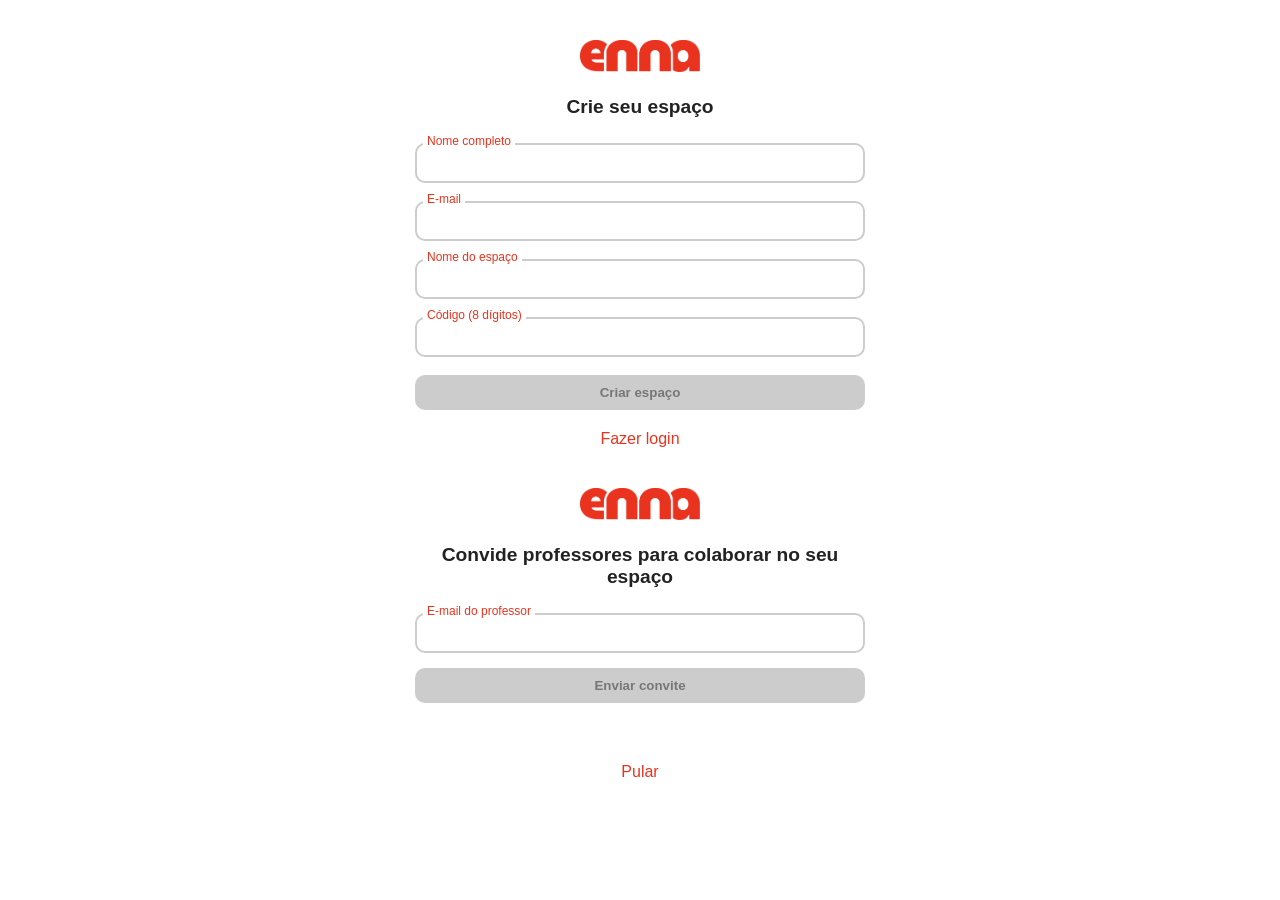
<file: index.html>
<!DOCTYPE html>
<html lang="pt-BR">
<head>
  <meta charset="UTF-8">
  <meta name="viewport" content="width=device-width, initial-scale=1.0">
  <title>Enna - Criar Espaço</title>
  <link rel="stylesheet" href="style.css">
</head>
<body>

  <!-- TELA DE CRIAÇÃO DE ESPAÇO -->
  <section id="tela-criar-espaco" class="tela ativa">
    <div class="container">
      <img src="img/logovermelha.png" alt="Logo Enna" class="logo">

      <h1>Crie seu espaço</h1>
      <form id="form-criar-espaco">
        <div class="campo">
          <input type="text" id="nome" required>
          <label for="nome">Nome completo</label>
        </div>

        <div class="campo">
          <input type="email" id="email" required>
          <label for="email">E-mail</label>
        </div>

        <div class="campo">
          <input type="text" id="espaco" required>
          <label for="espaco">Nome do espaço</label>
        </div>

        <div class="campo">
          <input type="text" id="codigo" maxlength="8" required>
          <label for="codigo">Código (8 dígitos)</label>
          <small id="erro-codigo" class="erro"></small>
        </div>

        <button type="submit" id="btn-criar" disabled>Criar espaço</button>
      </form>

      <a href="#" class="link-voltar">Fazer login</a>
    </div>
  </section>

  <!-- TELA DE CONVITES -->
  <section id="tela-convites" class="tela">
    <div class="container">
      <img src="img/logovermelha.png" alt="Logo Enna" class="logo">

      <h1>Convide professores para colaborar no seu espaço</h1>
      <div class="convite-form">
        <div class="campo">
          <input type="email" id="email-convite" required>
          <label for="email-convite">E-mail do professor</label>
        </div>
        <button id="btn-enviar-convite" disabled>Enviar convite</button>
      </div>

      <div class="convites-lista" id="convites-lista">
        <!-- prévias aparecem aqui -->
        <div class="blur-bottom"></div>
      </div>

      <a href="#" class="link-pular">Pular</a>
    </div>

    <!-- Popup de confirmação -->
    <div class="popup" id="popup">
      <div class="popup-content">
        <p id="popup-text"></p>
        <div class="popup-botoes">
          <button id="popup-sim">Sim</button>
          <button id="popup-nao">Não</button>
        </div>
      </div>
    </div>
  </section>

  <script src="script.js"></script>
</body>
</html>
</file>
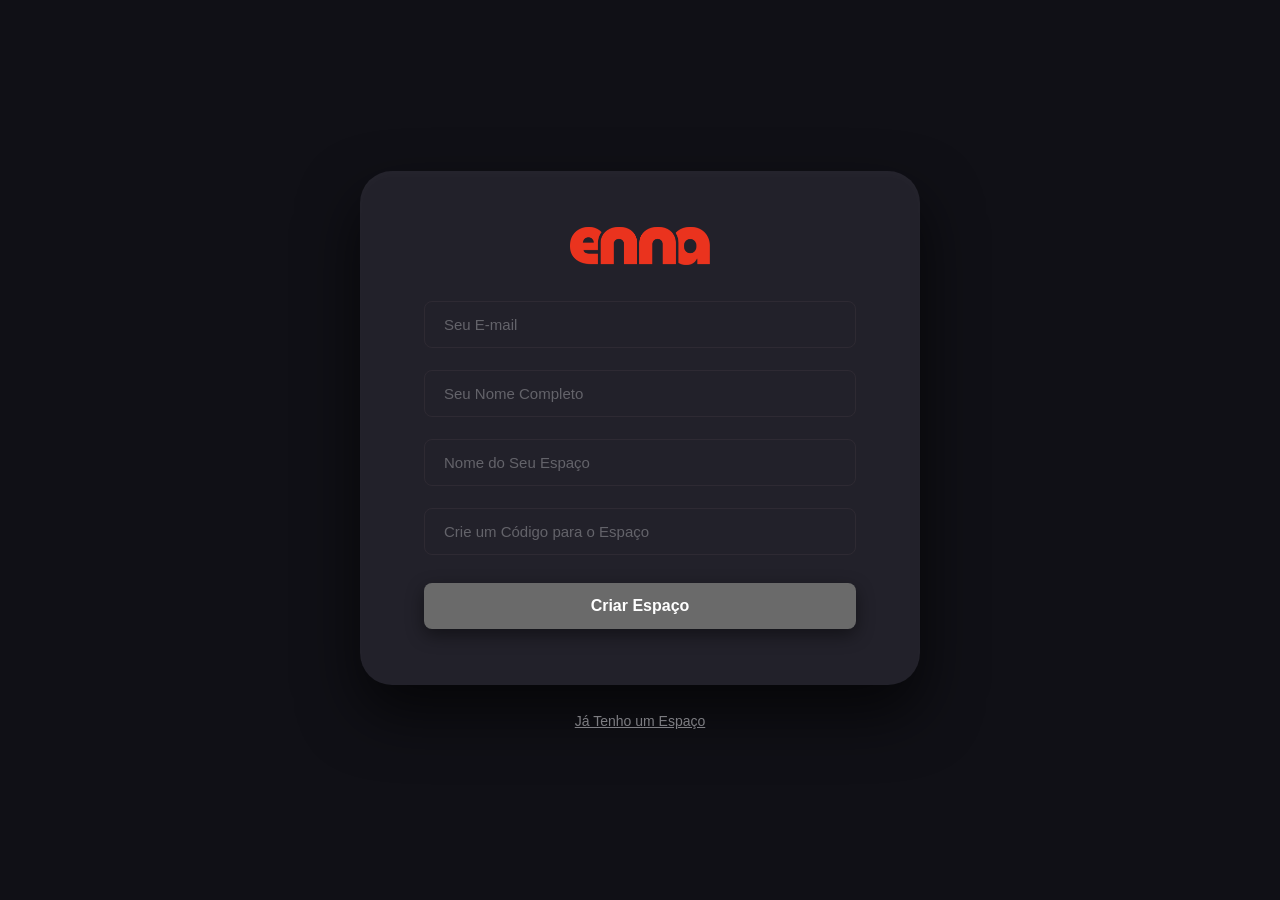
<file: criarEspaco.html>
<!DOCTYPE html>
<html lang="pt-br">
<head>
    <meta charset="UTF-8">
    <meta name="viewport" content="width=device-width, initial-scale=1.0">
    <title>Crie Seu Espaço - Enna</title>
</head>
<body>
    <div id="telaCriarEspaco">
        <div class="container">
            <div class="card">
                <img src="/img/logovermelha.png" alt="" class="logo">
                <form id="espacoForm">
                    <div class="input">
                        <input type="text" id="cadastroEmail" required placeholder=" ">
                        <label for="cadastroEmail">Seu E-mail</label>
                    </div>

                    <div class="input">
                        <input type="text" id="cadastroNome" required placeholder=" ">
                        <label for="cadastroNome">Seu Nome Completo</label>
                    </div>

                    <div class="input">
                        <input type="text" id="cadastroNomeEspaco" required placeholder=" ">
                        <label for="cadastroNomeEspaco">Nome do Seu Espaço</label>
                    </div>

                    <div class="input">
                        <input type="text" id="cadastroCodigo" required placeholder=" ">
                        <label for="cadastroCodigo">Crie um Código para o Espaço</label>
                    </div>

                    <a href="#"><button type="submit" id="criarEspaco">Criar Espaço</button></a>
                </form>
            </div>
            <a href="/telasIniciais/telaAbertura.html" id="fazerLogin">Já Tenho um Espaço</a>
        </div>
    </div>
</body>


<!--estilização-->

<style>

:root{
    --fundo: #101016;
    --preto: #22212A;
    --vermelho: #EA331E;
    --vermelho2: #e2594a;
}
        
*{
    margin: 0;
    padding: 0;
    box-sizing: border-box;
    font-family: Arial, Helvetica, sans-serif;
}

body{
    background-color: var(--fundo);
    color: #fff;
}

.container{
    width: 100%;
    height: 100vh;
    display: flex;
    justify-content: center;
    align-items: center;
    flex-direction: column;
}

.card{
    background-color: var(--preto);
    width: 560px;
    max-width: 96%;
    padding: 56px 64px;
    border-radius: 32px;
    box-shadow: 0 28px 60px rgba(0, 0, 0, 0.65), inset 0 4px 12px rgba(255, 255, 255, 0.02);
    text-align: center;
}

.logo{
    width: 140px;
    height: auto;
    display: block;
    margin: 0 auto 36px;
    filter: none
}

.espacoForm{
    width: 100%;
    max-width: 420px;
    margin: 0 auto
}

.input{
    position: relative;
    margin-bottom: 22px;
    width: 100%;
}

.input input{
    width: 100%;
    padding: 14px 14px;
    border-radius: 8px;
    background: transparent;
    color: white;
    border: 1px solid rgba(235, 189, 189, 0.06);
    font-size: 15px;
    outline: none;
    transition: border-color .22s ease, box-shandow .22s ease, background .22s ease;
}

.input input::placeholder{
    color: transparent;
}

.input label{
    position: absolute;
    left: 14px;
    top: 50%;
    transform: translateY(-50%);
    color: rgba(180, 180, 185, 0.45);
    font-size: 15px;
    pointer-events: none;
    background: transparent;
    padding: 0 6px;
    transition: all .22s ease;

}


.input input:focus, .input input:not(:placeholder-shown){
    border-color: var(--vermelho);
    box-shadow: 0 0 0 4px rgba(234, 51, 30, 0.04);
    background: transparent;
}

.input input:focus + label, .input input:not(:placeholder-shown) + label{
    top: -10px;
    transform: none;
    left: 10px;
    font-size: 12px;
    color: var(--vermelho);
    background-color: var(--preto);
    line-height: 1;
}

.input input:hover{
    border-color: rgba(255, 255, 255, 0.06);
}

#criarEspaco{
    width: 100%;
    padding: 14px 18px;
    margin-top: 6px;
    border-radius: 8px;
    border: none;
    font-size: 16px;
    font-weight: 600;
    background: #6a6a6a;
    color: #fff;
    cursor: not-allowed;
    transition: background .22s ease, transform .08s ease;
    box-shadow: 0 6px 18px rgba(0, 0, 0, 0.45);
}

#criarEspaco.ativo{
    background-color: var(--vermelho);
    cursor: pointer;
    transform: translateY(-1px);
}

#fazerLogin{
    display: inline-block;
    margin-top: 28px;
    color: rgba(200, 200, 205, 0.6);
    text-decoration: underline;
    font-size: 14px;
    transition: color .18s;
}

#fazerLogin:hover{
    color: #fff;
}

@media (max-width: 880px){
    
    .card{
        width: 360px;
        padding: 40px 28px;
        border-radius: 22px;
    }

    .logo{
        width: 120px;
        margin-bottom: 26px;
    }

    .input input {
        padding: 12px;
        font-size: 14px;
    }

    .input label{
        font-size: 14px;
    }

    #criarEspaco{
        padding: 12px;
        font-size: 15px;
    }
}

@media (max-width: 420px){
    .card{
        width: 320px;
        padding: 34px 20px;
        border-radius: 18px;
    }

    .logo{
        width: 110px;
        margin-bottom: 20px;
    }

    #fazerLogin{
        margin-top: 18px;
        font-size: 13px;
    }
}

</style>

<script>

const cadastroEmail = document.getElementById('cadastroEmail');
const cadastroCodigo = document.getElementById('cadastroCodigo');
const btnCriarEspaco = document.getElementById('criarEspaco');
        
if (cadastroEmail && cadastroCodigo && btnCriarEspaco) {
    function verificarOsCampos(){
        if (cadastroEmail.value.trim() !== "" && cadastroCodigo.value.trim()!== ""){
                btnCriarEspaco.classList.add("ativo");
                btnCriarEspaco.disable = false;
        }else{
                btnCriarEspaco.classList.remove("ativo");
                btnCriarEspaco.disable = true;
    }
}


            cadastroEmail.addEventListener("input", verificarOsCampos);
            cadastroCodigo.addEventListener("input", verificarOsCampos)
}

</script>

</html>
</file>
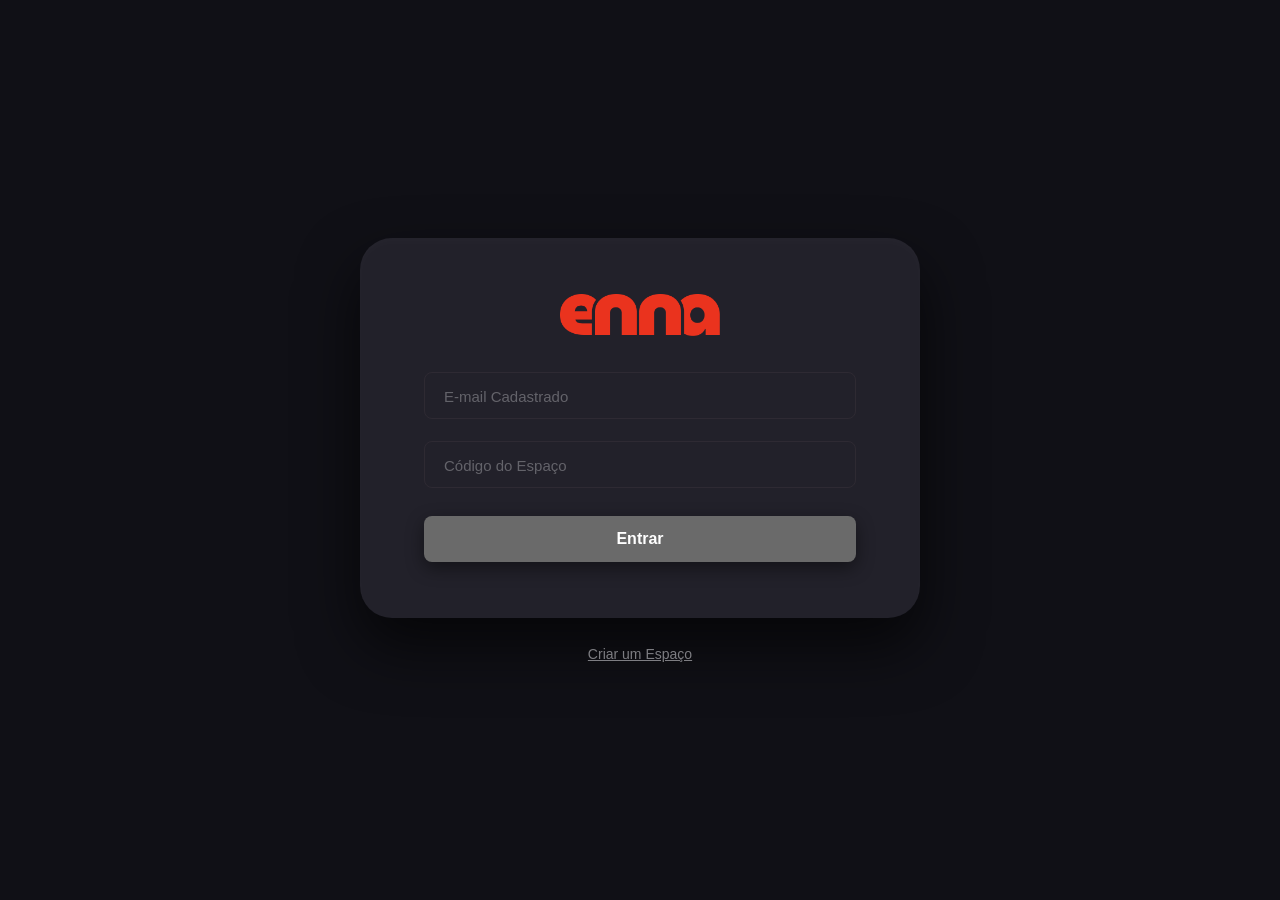
<file: telaLogin.html>
<!DOCTYPE html>
<html lang="pt-br">
<head>
    <meta charset="UTF-8">
    <meta name="viewport" content="width=device-width, initial-scale=1.0">
    <title>Login Enna</title>
</head>
<body>
    <div id="telaLogin">
        <div class="container">
            <div class="card">
                <img src="/img/logovermelha.png" alt="" class="logo">
                <form id="loginForm">
                    <div class="input">
                        <input type="text" id="email" required placeholder=" ">
                        <label for="email">E-mail Cadastrado</label>
                    </div>

                    <div class="input">
                        <input type="text" id="codigo" required placeholder=" ">
                        <label for="codigo">Código do Espaço</label>
                    </div>

                    <a href="/interfaceProfessor/telaInicial/telaInicial.html"><button type="submit" id="btnEntrar" disabled>Entrar</button></a>
                </form>
            </div>
            <a href="/telasIniciais/telaAbertura.html" id="criarEspaco">Criar um Espaço</a>
        </div>
    </div>

    <!--estilização-->


    <style>

:root{
    --fundo: #101016;
    --preto: #22212A;
    --vermelho: #EA331E;
    --vermelho2: #e2594a;
}
        
*{
    margin: 0;
    padding: 0;
    box-sizing: border-box;
    font-family: Arial, Helvetica, sans-serif;
}

body{
    background-color: var(--fundo);
    color: #fff;
}

.container{
    width: 100%;
    height: 100vh;
    display: flex;
    justify-content: center;
    align-items: center;
    flex-direction: column;
}

.card{
    background-color: var(--preto);
    width: 560px;
    max-width: 96%;
    padding: 56px 64px;
    border-radius: 32px;
    box-shadow: 0 28px 60px rgba(0, 0, 0, 0.65), inset 0 4px 12px rgba(255, 255, 255, 0.02);
    text-align: center;
}

.logo{
    width: 160px;
    height: auto;
    display: block;
    margin: 0 auto 36px;
    filter: none
}


.loginForm{
    width: 100%;
    max-width: 420px;
    margin: 0 auto
}

.input{
    position: relative;
    margin-bottom: 22px;
    width: 100%;
}

.input input{
    width: 100%;
    padding: 14px 14px;
    border-radius: 8px;
    background: transparent;
    color: white;
    border: 1px solid rgba(235, 189, 189, 0.06);
    font-size: 15px;
    outline: none;
    transition: border-color .22s ease, box-shandow .22s ease, background .22s ease;
}

.input input::placeholder{
    color: transparent;
}

.input label{
    position: absolute;
    left: 14px;
    top: 50%;
    transform: translateY(-50%);
    color: rgba(180, 180, 185, 0.45);
    font-size: 15px;
    pointer-events: none;
    background: transparent;
    padding: 0 6px;
    transition: all .22s ease;

}


.input input:focus, .input input:not(:placeholder-shown){
    border-color: var(--vermelho);
    box-shadow: 0 0 0 4px rgba(234, 51, 30, 0.04);
    background: transparent;
}

.input input:focus + label, .input input:not(:placeholder-shown) + label{
    top: -10px;
    transform: none;
    left: 10px;
    font-size: 12px;
    color: var(--vermelho);
    background-color: var(--preto);
    line-height: 1;
}

.input input:hover{
    border-color: rgba(255, 255, 255, 0.06);
}

#btnEntrar{
    width: 100%;
    padding: 14px 18px;
    margin-top: 6px;
    border-radius: 8px;
    border: none;
    font-size: 16px;
    font-weight: 600;
    background: #6a6a6a;
    color: #fff;
    cursor: not-allowed;
    transition: background .22s ease, transform .08s ease;
    box-shadow: 0 6px 18px rgba(0, 0, 0, 0.45);
}

#btnEntrar.ativo{
    background-color: var(--vermelho);
    cursor: pointer;
    transform: translateY(-1px);
}

#criarEspaco{
    display: inline-block;
    margin-top: 28px;
    color: rgba(200, 200, 205, 0.6);
    text-decoration: underline;
    font-size: 14px;
    transition: color .18s;
}

#criarEspaco:hover{
    color: #fff;
}

@media (max-width: 880px){
    
    .card{
        width: 360px;
        padding: 40px 28px;
        border-radius: 22px;
    }

    .logo{
        width: 120px;
        margin-bottom: 26px;
    }

    .input input {
        padding: 12px;
        font-size: 14px;
    }

    .input label{
        font-size: 14px;
    }

    #btnEntrar{
        padding: 12px;
        font-size: 15px;
    }
}

@media (max-width: 420px){
    .card{
        width: 320px;
        padding: 34px 20px;
        border-radius: 18px;
    }

    .logo{
        width: 110px;
        margin-bottom: 20px;
    }

    #criarEspaco{
        margin-top: 18px;
        font-size: 13px;
    }
}


    </style>

    <!--javascript-->

    <script>
        console.log("teste")
        const inputEmail = document.getElementById('email');
        const inputCodigo = document.getElementById('codigo');
        const btnEntrar = document.getElementById('btnEntrar');
        
if (inputEmail && inputCodigo && btnEntrar) {
    function verificarCampos(){
        if (inputEmail.value.trim() !== "" && inputCodigo.value.trim()!== ""){
                btnEntrar.classList.add("ativo");
                btnEntrar.disable = false;
        }else{
                btnEntrar.classList.remove("ativo");
                btnEntrar.disable = true;
    }
}


            inputEmail.addEventListener("input", verificarCampos);
            inputCodigo.addEventListener("input", verificarCampos)
}
    </script>


</body>
</html>
</file>
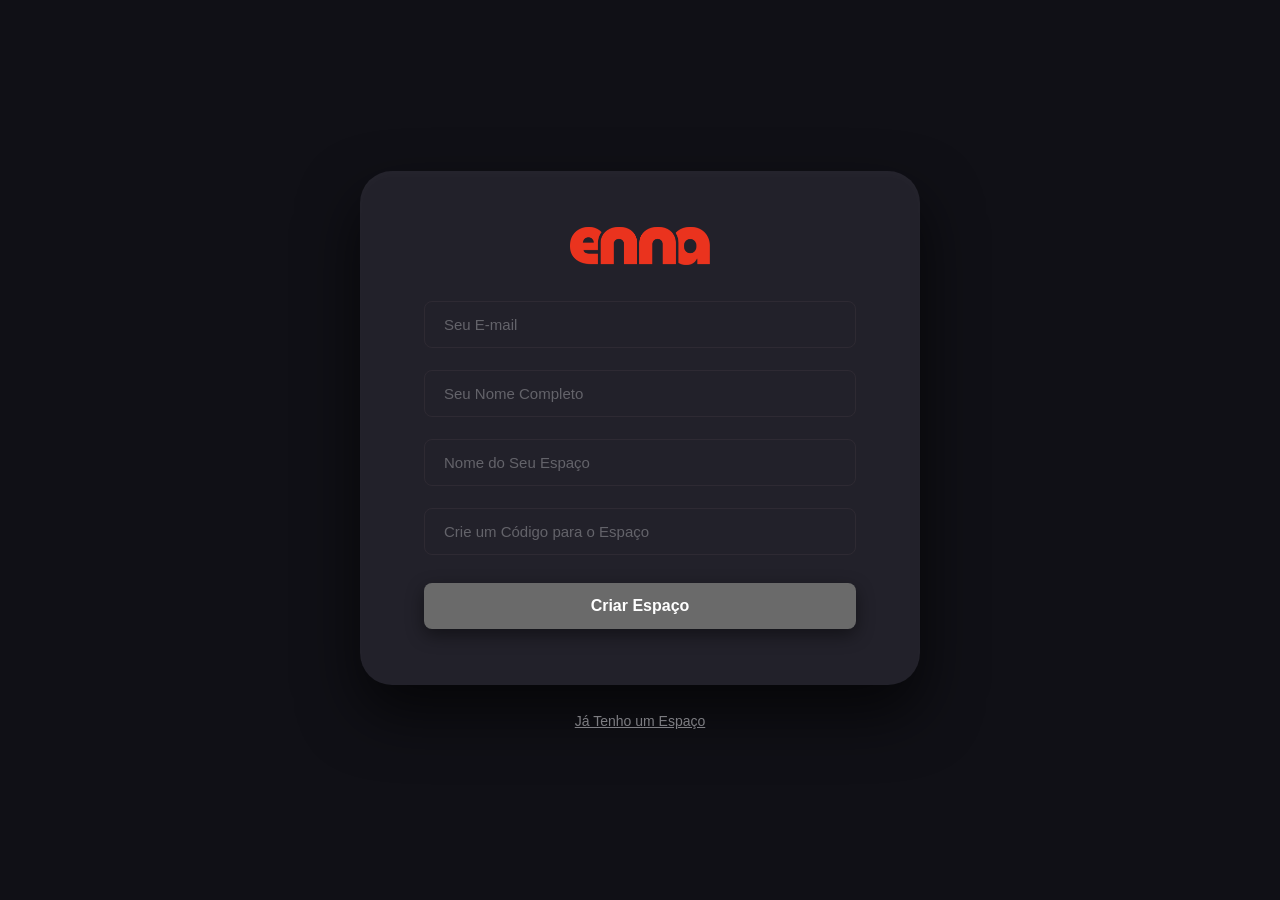
<file: telasIniciais/criarEspaco.html>
<!DOCTYPE html>
<html lang="pt-br">
<head>
    <meta charset="UTF-8">
    <meta name="viewport" content="width=device-width, initial-scale=1.0">
    <link rel="shortcut icon" href="/img/favicon.png" type="image/x-icon">
    <title>Crie Seu Espaço - Enna</title>
</head>
<body>
    <div id="telaCriarEspaco">
        <div class="container">
            <div class="card">
                <img src="/img/logovermelha.png" alt="" class="logo">
                <form id="espacoForm">
                    <div class="input">
                        <input type="text" id="cadastroEmail" required placeholder=" ">
                        <label for="cadastroEmail">Seu E-mail</label>
                    </div>

                    <div class="input">
                        <input type="text" id="cadastroNome" required placeholder=" ">
                        <label for="cadastroNome">Seu Nome Completo</label>
                    </div>

                    <div class="input">
                        <input type="text" id="cadastroNomeEspaco" required placeholder=" ">
                        <label for="cadastroNomeEspaco">Nome do Seu Espaço</label>
                    </div>

                    <div class="input">
                        <input type="text" id="cadastroCodigo" required placeholder=" ">
                        <label for="cadastroCodigo">Crie um Código para o Espaço</label>
                    </div>

                    <a href="#"><button type="submit" id="criarEspaco">Criar Espaço</button></a>
                </form>
            </div>
            <a href="/telasIniciais/telaAbertura.html" id="fazerLogin">Já Tenho um Espaço</a>
        </div>
    </div>
</body>


<!--estilização-->

<style>

:root{
    --fundo: #101016;
    --preto: #22212A;
    --vermelho: #EA331E;
    --vermelho2: #e2594a;
}
        
*{
    margin: 0;
    padding: 0;
    box-sizing: border-box;
    font-family: Arial, Helvetica, sans-serif;
}

body{
    background-color: var(--fundo);
    color: #fff;
}

.container{
    width: 100%;
    height: 100vh;
    display: flex;
    justify-content: center;
    align-items: center;
    flex-direction: column;
}

.card{
    background-color: var(--preto);
    width: 560px;
    max-width: 96%;
    padding: 56px 64px;
    border-radius: 32px;
    box-shadow: 0 28px 60px rgba(0, 0, 0, 0.65), inset 0 4px 12px rgba(255, 255, 255, 0.02);
    text-align: center;
}

.logo{
    width: 140px;
    height: auto;
    display: block;
    margin: 0 auto 36px;
    filter: none
}

.espacoForm{
    width: 100%;
    max-width: 420px;
    margin: 0 auto
}

.input{
    position: relative;
    margin-bottom: 22px;
    width: 100%;
}

.input input{
    width: 100%;
    padding: 14px 14px;
    border-radius: 8px;
    background: transparent;
    color: white;
    border: 1px solid rgba(235, 189, 189, 0.06);
    font-size: 15px;
    outline: none;
    transition: border-color .22s ease, box-shandow .22s ease, background .22s ease;
}

.input input::placeholder{
    color: transparent;
}

.input label{
    position: absolute;
    left: 14px;
    top: 50%;
    transform: translateY(-50%);
    color: rgba(180, 180, 185, 0.45);
    font-size: 15px;
    pointer-events: none;
    background: transparent;
    padding: 0 6px;
    transition: all .22s ease;

}


.input input:focus, .input input:not(:placeholder-shown){
    border-color: var(--vermelho);
    box-shadow: 0 0 0 4px rgba(234, 51, 30, 0.04);
    background: transparent;
}

.input input:focus + label, .input input:not(:placeholder-shown) + label{
    top: -10px;
    transform: none;
    left: 10px;
    font-size: 12px;
    color: var(--vermelho);
    background-color: var(--preto);
    line-height: 1;
}

.input input:hover{
    border-color: rgba(255, 255, 255, 0.06);
}

#criarEspaco{
    width: 100%;
    padding: 14px 18px;
    margin-top: 6px;
    border-radius: 8px;
    border: none;
    font-size: 16px;
    font-weight: 600;
    background: #6a6a6a;
    color: #fff;
    cursor: not-allowed;
    transition: background .22s ease, transform .08s ease;
    box-shadow: 0 6px 18px rgba(0, 0, 0, 0.45);
}

#criarEspaco.ativo{
    background-color: var(--vermelho);
    cursor: pointer;
    transform: translateY(-1px);
}

#fazerLogin{
    display: inline-block;
    margin-top: 28px;
    color: rgba(200, 200, 205, 0.6);
    text-decoration: underline;
    font-size: 14px;
    transition: color .18s;
}

#fazerLogin:hover{
    color: #fff;
}

@media (max-width: 880px){
    
    .card{
        width: 360px;
        padding: 40px 28px;
        border-radius: 22px;
    }

    .logo{
        width: 120px;
        margin-bottom: 26px;
    }

    .input input {
        padding: 12px;
        font-size: 14px;
    }

    .input label{
        font-size: 14px;
    }

    #criarEspaco{
        padding: 12px;
        font-size: 15px;
    }
}

@media (max-width: 420px){
    .card{
        width: 320px;
        padding: 34px 20px;
        border-radius: 18px;
    }

    .logo{
        width: 110px;
        margin-bottom: 20px;
    }

    #fazerLogin{
        margin-top: 18px;
        font-size: 13px;
    }
}

</style>

<script>

const cadastroEmail = document.getElementById('cadastroEmail');
const cadastroCodigo = document.getElementById('cadastroCodigo');
const btnCriarEspaco = document.getElementById('criarEspaco');
        
if (cadastroEmail && cadastroCodigo && btnCriarEspaco) {
    function verificarOsCampos(){
        if (cadastroEmail.value.trim() !== "" && cadastroCodigo.value.trim()!== ""){
                btnCriarEspaco.classList.add("ativo");
                btnCriarEspaco.disable = false;
        }else{
                btnCriarEspaco.classList.remove("ativo");
                btnCriarEspaco.disable = true;
    }
}


            cadastroEmail.addEventListener("input", verificarOsCampos);
            cadastroCodigo.addEventListener("input", verificarOsCampos)
}

</script>

</html>
</file>
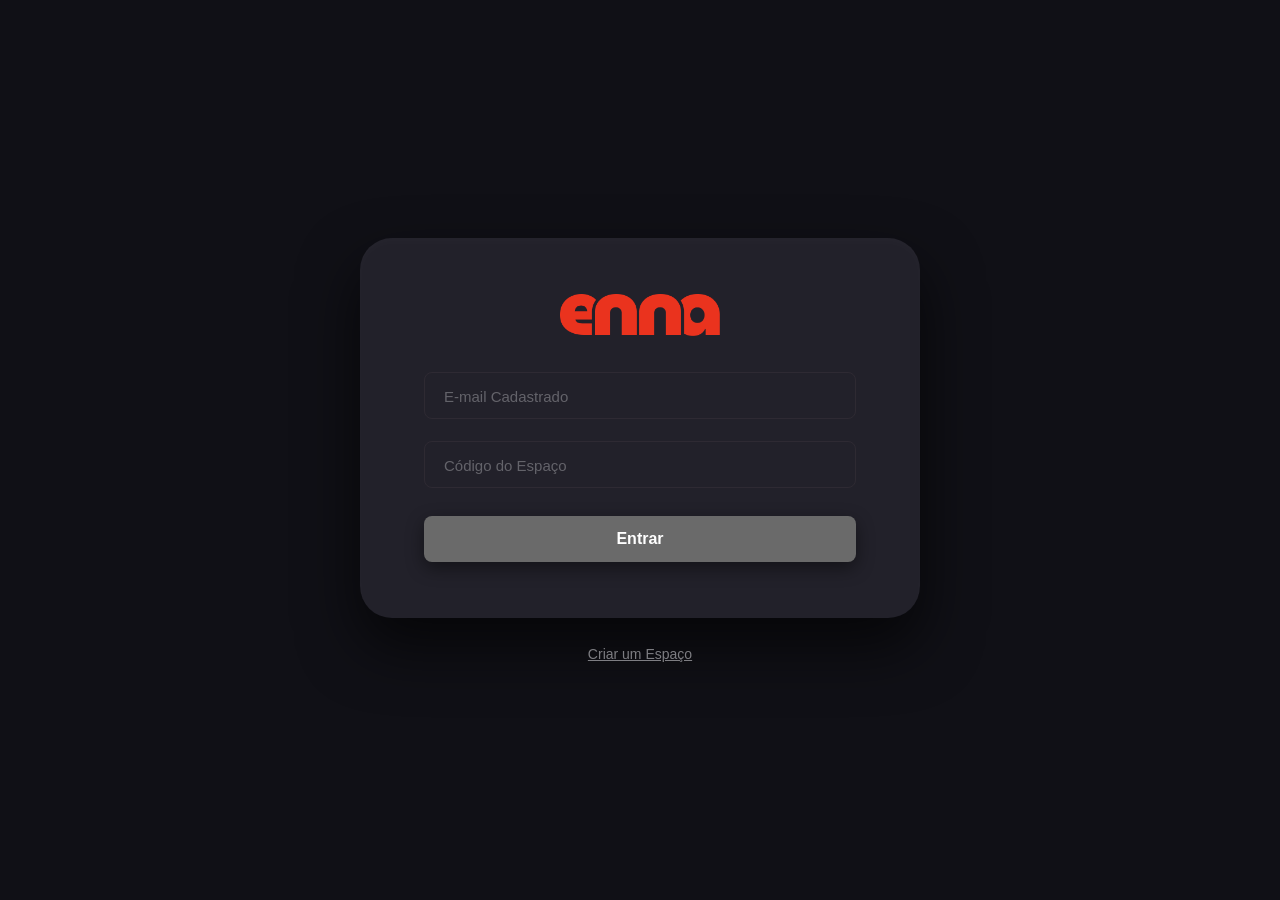
<file: telasIniciais/telaLogin.html>
<!DOCTYPE html>
<html lang="pt-br">
<head>
    <meta charset="UTF-8">
    <meta name="viewport" content="width=device-width, initial-scale=1.0">
    <link rel="shortcut icon" href="/img/favicon.png" type="image/x-icon">
    <title>Login Enna</title>
</head>
<body>
    <div id="telaLogin">
        <div class="container">
            <div class="card">
                <img src="/img/logovermelha.png" alt="" class="logo">
                <form id="loginForm">
                    <div class="input">
                        <input type="text" id="email" required placeholder=" ">
                        <label for="email">E-mail Cadastrado</label>
                    </div>

                    <div class="input">
                        <input type="text" id="codigo" required placeholder=" ">
                        <label for="codigo">Código do Espaço</label>
                    </div>

                    
                    <button id="btnEntrar" disable><a href="/interfaceProfessor/telaInicial/telaInicial.html">Entrar</a></button>
                    
                </form>
            </div>
            <a href="/telasIniciais/telaAbertura.html" id="criarEspaco">Criar um Espaço</a>
        </div>
    </div>

    <!--estilização-->


    <style>

:root{
    --fundo: #101016;
    --preto: #22212A;
    --vermelho: #EA331E;
    --vermelho2: #e2594a;
}
        
*{
    margin: 0;
    padding: 0;
    box-sizing: border-box;
    font-family: Arial, Helvetica, sans-serif;
}

body{
    background-color: var(--fundo);
    color: #fff;
}

.container{
    width: 100%;
    height: 100vh;
    display: flex;
    justify-content: center;
    align-items: center;
    flex-direction: column;
}

.card{
    background-color: var(--preto);
    width: 560px;
    max-width: 96%;
    padding: 56px 64px;
    border-radius: 32px;
    box-shadow: 0 28px 60px rgba(0, 0, 0, 0.65), inset 0 4px 12px rgba(255, 255, 255, 0.02);
    text-align: center;
}

.logo{
    width: 160px;
    height: auto;
    display: block;
    margin: 0 auto 36px;
    filter: none
}


.loginForm{
    width: 100%;
    max-width: 420px;
    margin: 0 auto
}

.input{
    position: relative;
    margin-bottom: 22px;
    width: 100%;
}

.input input{
    width: 100%;
    padding: 14px 14px;
    border-radius: 8px;
    background: transparent;
    color: white;
    border: 1px solid rgba(235, 189, 189, 0.06);
    font-size: 15px;
    outline: none;
    transition: border-color .22s ease, box-shandow .22s ease, background .22s ease;
}

.input input::placeholder{
    color: transparent;
}

.input label{
    position: absolute;
    left: 14px;
    top: 50%;
    transform: translateY(-50%);
    color: rgba(180, 180, 185, 0.45);
    font-size: 15px;
    pointer-events: none;
    background: transparent;
    padding: 0 6px;
    transition: all .22s ease;

}


.input input:focus, .input input:not(:placeholder-shown){
    border-color: var(--vermelho);
    box-shadow: 0 0 0 4px rgba(234, 51, 30, 0.04);
    background: transparent;
}

.input input:focus + label, .input input:not(:placeholder-shown) + label{
    top: -10px;
    transform: none;
    left: 10px;
    font-size: 12px;
    color: var(--vermelho);
    background-color: var(--preto);
    line-height: 1;
}

.input input:hover{
    border-color: rgba(255, 255, 255, 0.06);
}

#btnEntrar a{
    text-decoration: none;
    color: #fff;
}

#btnEntrar{
    width: 100%;
    padding: 14px 18px;
    margin-top: 6px;
    border-radius: 8px;
    border: none;
    font-size: 16px;
    font-weight: 600;
    background: #6a6a6a;
    color: #fff;
    cursor: not-allowed;
    transition: background .22s ease, transform .08s ease;
    box-shadow: 0 6px 18px rgba(0, 0, 0, 0.45);
}

#btnEntrar.ativo{
    background-color: var(--vermelho);
    cursor: pointer;
    transform: translateY(-1px);
}

#criarEspaco{
    display: inline-block;
    margin-top: 28px;
    color: rgba(200, 200, 205, 0.6);
    text-decoration: underline;
    font-size: 14px;
    transition: color .18s;
}

#criarEspaco:hover{
    color: #fff;
}

@media (max-width: 880px){
    
    .card{
        width: 360px;
        padding: 40px 28px;
        border-radius: 22px;
    }

    .logo{
        width: 120px;
        margin-bottom: 26px;
    }

    .input input {
        padding: 12px;
        font-size: 14px;
    }

    .input label{
        font-size: 14px;
    }

    #btnEntrar{
        padding: 12px;
        font-size: 15px;
    }
}

@media (max-width: 420px){
    .card{
        width: 320px;
        padding: 34px 20px;
        border-radius: 18px;
    }

    .logo{
        width: 110px;
        margin-bottom: 20px;
    }

    #criarEspaco{
        margin-top: 18px;
        font-size: 13px;
    }
}


    </style>

    <!--javascript-->

    <script>
        console.log("teste")
        const inputEmail = document.getElementById('email');
        const inputCodigo = document.getElementById('codigo');
        const btnEntrar = document.getElementById('btnEntrar');
        
if (inputEmail && inputCodigo && btnEntrar) {
    function verificarCampos(){
        if (inputEmail.value.trim() !== "" && inputCodigo.value.trim()!== ""){
                btnEntrar.classList.add("ativo");
                btnEntrar.disable = false;
        }else{
                btnEntrar.classList.remove("ativo");
                btnEntrar.disable = true;
    }
}


            inputEmail.addEventListener("input", verificarCampos);
            inputCodigo.addEventListener("input", verificarCampos)
}
    </script>


</body>
</html>
</file>
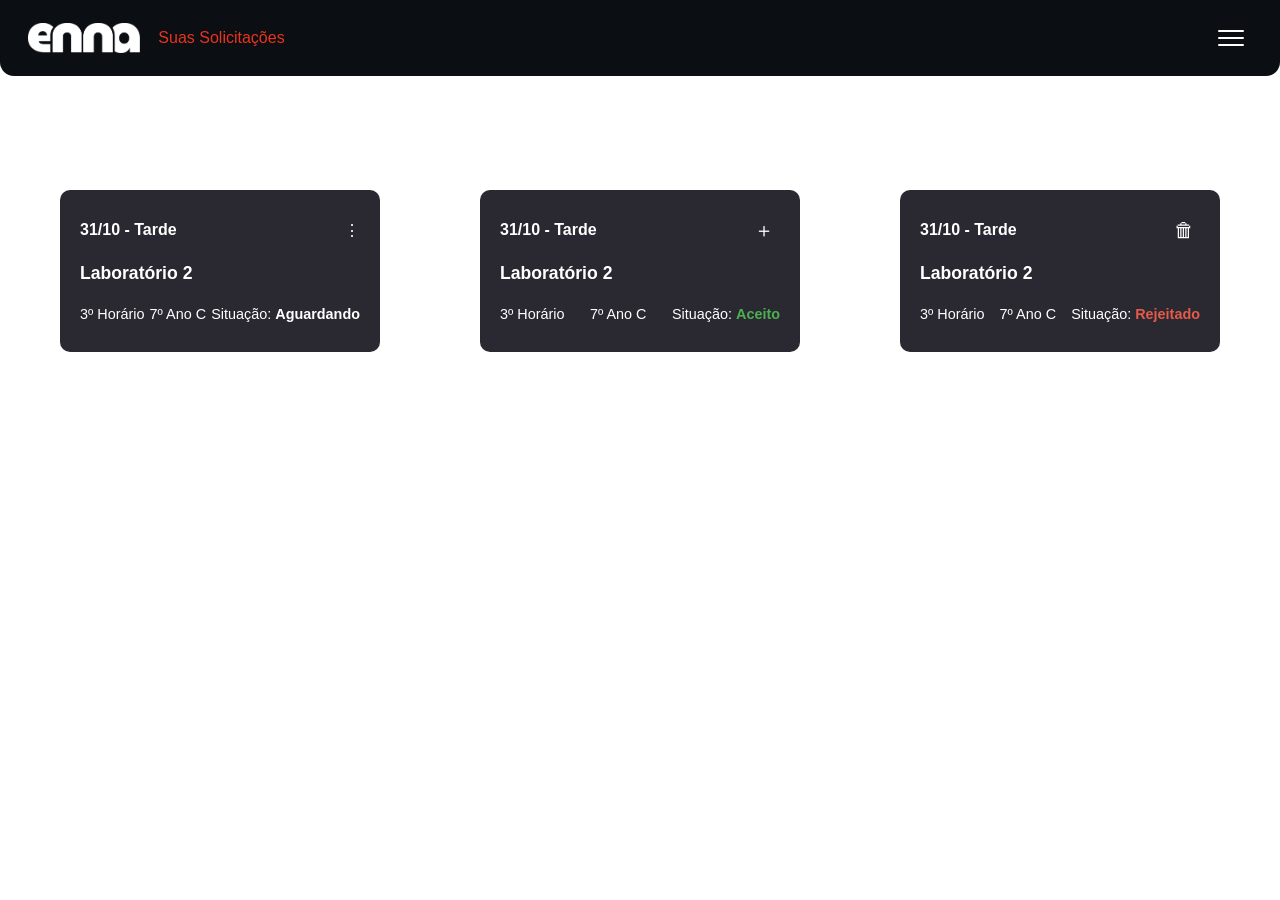
<file: interfaceProfessor/solicitações/solicitacoes.html>
<!DOCTYPE html>
<html lang="pt-BR">
<head>
    <meta charset="UTF-8">
    <meta name="viewport" content="width=device-width, initial-scale=1.0">
    <title>Suas Solicitações</title>
    <link rel="stylesheet" href="solicitacoes.css">
    <link rel="shortcut icon" href="/img/favicon.png" type="image/x-icon">
</head>
<body>
    <!-- Cabeçalho -->
    <header class="topbar">
    <div class="left">
      <img src="/img/logobranca.png" alt="Enna" class="logo">
      <div class="texto">Suas Solicitações</div>
    </div>
    <button id="hamburger" class="hamburger" aria-label="Abrir menu">
      <span></span><span></span><span></span>
    </button>
  </header>

  <!-- menu lateral -->
 <aside id="sideMenu" class="side-menu">
    <button id="closeMenu" class="close-x" aria-label="Fechar menu">✕</button>
    <nav class="menu">
      <a href="/interfaceProfessor/telaInicial/telaInicial.html" class="menu-link"><svg xmlns="http://www.w3.org/2000/svg" width="16" height="16" fill="currentColor" class="bi bi-house" viewBox="0 0 16 16">
  <path d="M8.707 1.5a1 1 0 0 0-1.414 0L.646 8.146a.5.5 0 0 0 .708.708L2 8.207V13.5A1.5 1.5 0 0 0 3.5 15h9a1.5 1.5 0 0 0 1.5-1.5V8.207l.646.647a.5.5 0 0 0 .708-.708L13 5.793V2.5a.5.5 0 0 0-.5-.5h-1a.5.5 0 0 0-.5.5v1.293zM13 7.207V13.5a.5.5 0 0 1-.5.5h-9a.5.5 0 0 1-.5-.5V7.207l5-5z"/>
</svg>Página Inicial <span class="icon"></span></a>
      <a href="/interfaceProfessor/solicitações/solicitacoes.html" class="menu-link"><svg xmlns="http://www.w3.org/2000/svg" width="16" height="16" fill="currentColor" class="bi bi-chat-left-text" viewBox="0 0 16 16">
  <path d="M14 1a1 1 0 0 1 1 1v8a1 1 0 0 1-1 1H4.414A2 2 0 0 0 3 11.586l-2 2V2a1 1 0 0 1 1-1zM2 0a2 2 0 0 0-2 2v12.793a.5.5 0 0 0 .854.353l2.853-2.853A1 1 0 0 1 4.414 12H14a2 2 0 0 0 2-2V2a2 2 0 0 0-2-2z"/>
  <path d="M3 3.5a.5.5 0 0 1 .5-.5h9a.5.5 0 0 1 0 1h-9a.5.5 0 0 1-.5-.5M3 6a.5.5 0 0 1 .5-.5h9a.5.5 0 0 1 0 1h-9A.5.5 0 0 1 3 6m0 2.5a.5.5 0 0 1 .5-.5h5a.5.5 0 0 1 0 1h-5a.5.5 0 0 1-.5-.5"/>
</svg>Solicitações <span class="icon"></span></a>
    </nav>
    <div class="menu-bottom">
      <a href="/telasIniciais/telaAbertura.html" class="logout">Sair da Conta</a>
    </div>
  </aside>

    <!-- Conteúdo principal -->
    <main class="container-cards">

        <!-- Card aguardando -->
        <div class="card-solicitacao aguardando">
            <div class="info-superior">
                <p class="data-turno">31/10 - Tarde</p>
                <div class="menu-card">⋮</div>
            </div>
            <p class="laboratorio">Laboratório 2</p>
            <div class="info-inferior">
                <p class="horario">3º Horário</p>
                <p class="turma">7º Ano C</p>
                <p class="situacao aguardando">Situação: <strong>Aguardando</strong></p>
            </div>
        </div>

        <!-- Card aceito -->
        <div class="card-solicitacao aceito">
            <div class="info-superior">
                <p class="data-turno">31/10 - Tarde</p>
                <button class="btn-confirmar">＋</button>
            </div>
            <p class="laboratorio">Laboratório 2</p>
            <div class="info-inferior">
                <p class="horario">3º Horário</p>
                <p class="turma">7º Ano C</p>
                <p class="situacao aceito">Situação: <strong>Aceito</strong></p>
            </div>
        </div>

        <!-- Card recusado -->
        <div class="card-solicitacao recusado">
            <div class="info-superior">
                <p class="data-turno">31/10 - Tarde</p>
                <button class="btn-excluir">🗑</button>
            </div>
            <p class="laboratorio">Laboratório 2</p>
            <div class="info-inferior">
                <p class="horario">3º Horário</p>
                <p class="turma">7º Ano C</p>
                <p class="situacao recusado">Situação: <strong>Rejeitado</strong></p>
            </div>
        </div>
    </main>

    <!-- Popup de confirmação -->
    <div id="popup-confirmacao" class="popup">
        <div class="conteudo-popup">
            <p id="texto-popup"></p>
            <div class="botoes-popup">
                <button id="botao-sim">Sim</button>
                <button id="botao-nao">Não</button>
            </div>
        </div>
    </div>

    <script src="solicitacoes.js"></script>
</body>
</html>
</file>
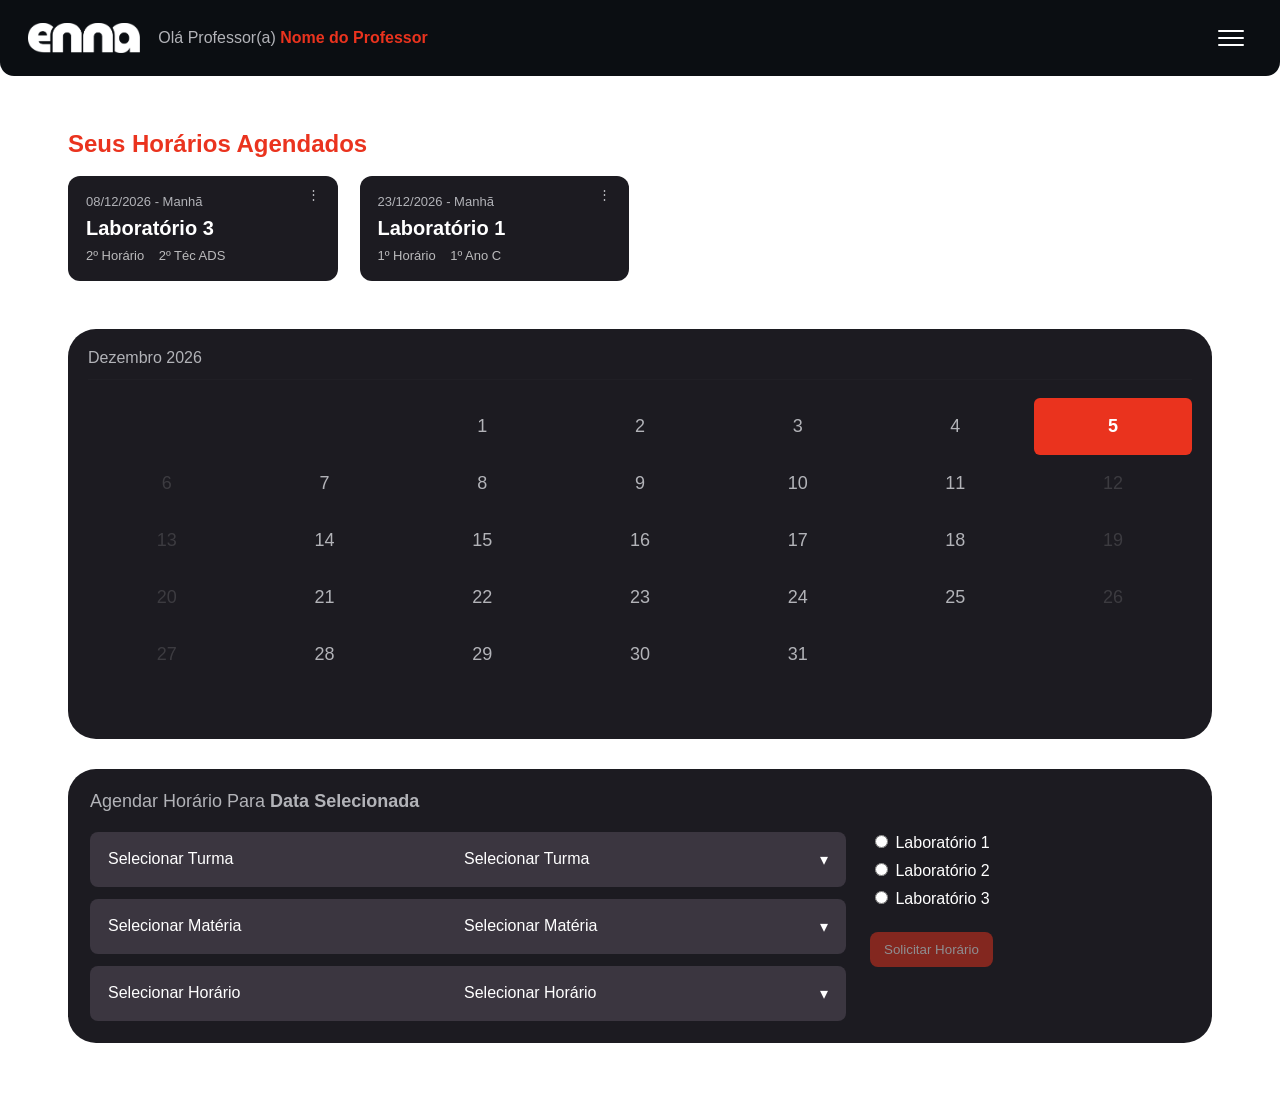
<file: interfaceProfessor/telaInicial/telaInicial.html>
<!DOCTYPE html>
<html lang="pt-BR">
<head>
  <meta charset="utf-8" />
  <meta name="viewport" content="width=device-width,initial-scale=1" />
  <title>Enna — Painel Professor</title>
  <link rel="stylesheet" href="telaInicial.css">
  <link rel="shortcut icon" href="/img/favicon.png" type="image/x-icon">
</head>
<body>
  <header class="topbar">
    <div class="left">
      <img src="/img/logobranca.png" alt="Enna" class="logo">
      <div class="greeting">Olá Professor(a) <strong id="profName">Nome do Professor</strong></div>
    </div>
    <button id="hamburger" class="hamburger" aria-label="Abrir menu">
      <span></span><span></span><span></span>
    </button>
  </header>

  <!-- menu lateral -->
 <aside id="sideMenu" class="side-menu">
    <button id="closeMenu" class="close-x" aria-label="Fechar menu">✕</button>
    <nav class="menu">
      <a href="/interfaceProfessor/telaInicial/telaInicial.html" class="menu-link"><svg xmlns="http://www.w3.org/2000/svg" width="16" height="16" fill="currentColor" class="bi bi-house" viewBox="0 0 16 16">
  <path d="M8.707 1.5a1 1 0 0 0-1.414 0L.646 8.146a.5.5 0 0 0 .708.708L2 8.207V13.5A1.5 1.5 0 0 0 3.5 15h9a1.5 1.5 0 0 0 1.5-1.5V8.207l.646.647a.5.5 0 0 0 .708-.708L13 5.793V2.5a.5.5 0 0 0-.5-.5h-1a.5.5 0 0 0-.5.5v1.293zM13 7.207V13.5a.5.5 0 0 1-.5.5h-9a.5.5 0 0 1-.5-.5V7.207l5-5z"/>
</svg>Página Inicial <span class="icon"></span></a>
      <a href="/interfaceProfessor/solicitações/solicitacoes.html" class="menu-link"><svg xmlns="http://www.w3.org/2000/svg" width="16" height="16" fill="currentColor" class="bi bi-chat-left-text" viewBox="0 0 16 16">
  <path d="M14 1a1 1 0 0 1 1 1v8a1 1 0 0 1-1 1H4.414A2 2 0 0 0 3 11.586l-2 2V2a1 1 0 0 1 1-1zM2 0a2 2 0 0 0-2 2v12.793a.5.5 0 0 0 .854.353l2.853-2.853A1 1 0 0 1 4.414 12H14a2 2 0 0 0 2-2V2a2 2 0 0 0-2-2z"/>
  <path d="M3 3.5a.5.5 0 0 1 .5-.5h9a.5.5 0 0 1 0 1h-9a.5.5 0 0 1-.5-.5M3 6a.5.5 0 0 1 .5-.5h9a.5.5 0 0 1 0 1h-9A.5.5 0 0 1 3 6m0 2.5a.5.5 0 0 1 .5-.5h5a.5.5 0 0 1 0 1h-5a.5.5 0 0 1-.5-.5"/>
</svg>Solicitações <span class="icon"></span></a>
    </nav>
    <div class="menu-bottom">
      <a href="/telasIniciais/telaAbertura.html" class="logout">Sair da Conta</a>
    </div>
  </aside>

  <main class="content">
    <section class="appointments">
      <h2>Seus Horários Agendados</h2>
      <div id="cardsWrap" class="cards-wrap"></div>
    </section>

    <section class="calendar-area">
      <div class="month-card">
        <div class="month-title" id="monthTitle">Nome do Mês Atual</div>
        <table class="calendar" id="calendar"></table>
      </div>
    </section>

    <!-- agendamento -->
    <section class="scheduler" id="scheduler">
      <div class="scheduler-header">
        <div class="scheduler-title">Agendar Horário Para <strong id="selectedDateLabel">Data Selecionada</strong></div>
        
      </div>

      <div class="scheduler-body" id="schedulerBody">
        <div class="left-fields">
          <div class="select-wrapper" data-type="turma" id="selectTurma">
            <div class="select-head">Selecionar Turma <span class="caret">▾</span></div>
            <div class="select-list" id="listTurma"></div>
          </div>
          <div class="select-wrapper" data-type="materia" id="selectMateria">
            <div class="select-head">Selecionar Matéria <span class="caret">▾</span></div>
            <div class="select-list" id="listMateria"></div>
          </div>
          <div class="select-wrapper" data-type="horario" id="selectHorario">
            <div class="select-head">Selecionar Horário <span class="caret">▾</span></div>
            <div class="select-list" id="listHorario"></div>
          </div>
        </div>

        <div class="right-fields">
          <div class="labs">
            <label><input type="radio" name="lab" value="Laboratório 1"> Laboratório 1</label>
            <label><input type="radio" name="lab" value="Laboratório 2"> Laboratório 2</label>
            <label><input type="radio" name="lab" value="Laboratório 3"> Laboratório 3</label>
          </div>

          <div class="actions">
            <button id="requestBtn" class="request-btn" disabled>Solicitar Horário</button>
            <div id="requestMsg" class="request-msg"></div>
          </div>
        </div>
      </div>
    </section>
  </main>

  <script src="telaInicial.js"></script>
</body>
</html>
</file>
<file: style.css>
* {
  margin: 0;
  padding: 0;
  box-sizing: border-box;
  font-family: 'Poppins', sans-serif;
}

body {
  background: #fff;
  color: #222;
  height: 100vh;
  overflow: hidden;
}

.container {
  width: 90%;
  max-width: 400px;
  margin: auto;
  text-align: center;
  padding-top: 40px;
}

.logo {
  width: 120px;
  margin-bottom: 20px;
}

h1 {
  font-size: 1.2rem;
  margin-bottom: 25px;
}

form {
  display: flex;
  flex-direction: column;
  gap: 18px;
}

.campo {
  position: relative;
}

.campo input {
  width: 100%;
  padding: 10px;
  border: 2px solid #ccc;
  border-radius: 10px;
  outline: none;
  background: transparent;
  font-size: 14px;
}

.campo label {
  position: absolute;
  top: 10px;
  left: 12px;
  color: #999;
  font-size: 14px;
  transition: 0.3s;
  background: #fff;
  padding: 0 4px;
  pointer-events: none;
}

.campo input:focus + label,
.campo input:not(:placeholder-shown) + label {
  top: -9px;
  left: 8px;
  font-size: 12px;
  color: #EA331E;
}

.campo input:focus {
  border-color: #EA331E;
}

button {
  padding: 10px;
  border: none;
  border-radius: 10px;
  font-weight: 600;
  transition: 0.3s;
  cursor: pointer;
}

button:disabled {
  background: #ccc;
  color: #777;
  cursor: not-allowed;
}

button:not(:disabled) {
  background: #EA331E;
  color: #fff;
}

.link-voltar,
.link-pular {
  display: block;
  margin-top: 20px;
  color: #EA331E;
  text-decoration: none;
  font-weight: 500;
}

/* Convites */
.convite-form {
  display: flex;
  flex-direction: column;
  gap: 15px;
  margin-bottom: 20px;
}

.convites-lista {
  position: relative;
  max-height: 200px;
  overflow-y: auto;
  padding: 10px;
  border-radius: 10px;
}

.convite-item {
  display: flex;
  align-items: center;
  justify-content: space-between;
  background: #f5f5f5;
  padding: 10px;
  border-radius: 10px;
  margin-bottom: 10px;
}

.convite-info {
  display: flex;
  align-items: center;
  gap: 10px;
}

.convite-foto {
  width: 35px;
  height: 35px;
  border-radius: 50%;
  background: #EA331E;
}

.convite-email {
  font-size: 13px;
}

.convite-status {
  font-size: 12px;
  color: #555;
}

.convite-delete {
  cursor: pointer;
  color: #EA331E;
  font-size: 18px;
  font-weight: bold;
}

/* Blur inferior */
.blur-bottom {
  position: absolute;
  bottom: 0;
  left: 0;
  width: 100%;
  height: 20px;
  background: linear-gradient(to bottom, transparent, white);
  pointer-events: none;
}

/* Popup */
.popup {
  display: none;
  position: fixed;
  inset: 0;
  background: rgba(0, 0, 0, 0.5);
  align-items: center;
  justify-content: center;
}

.popup-content {
  background: #fff;
  padding: 20px;
  border-radius: 12px;
  text-align: center;
  width: 80%;
  max-width: 300px;
}

.popup-botoes {
  margin-top: 15px;
  display: flex;
  justify-content: space-around;
}

.popup-botoes button {
  width: 80px;
}

/* Responsividade */
@media (min-width: 768px) {
  .container {
    max-width: 450px;
  }
}
</file>
<file: interfaceProfessor/solicitações/solicitacoes.css>
:root{
  --bg:#0B0E12;
  --card:#1C1B21;
  --neutro:#B2B3B8;
  --primaria:#EA331E;
  --branco:#FFFFFF;
}


body {
    margin: 0;
    font-family: "Poppins", sans-serif;
    background-color: #ffffff;
    color: var(--branco);
}

/* cabeçalho */
.topbar{
  position:fixed;
  left:0;right:0;top:0;
  height:76px;
  display:flex;
  align-items:center;
  justify-content:space-between;
  padding:0 28px;
  background:var(--bg);color:var(--branco);
  z-index:50;
  border-bottom-left-radius:14px;border-bottom-right-radius:14px;
}

.topbar .left{
  display:flex;
  align-items:center;
  gap:18px
}

.logo{height:30px}
.texto{
    color:var(--primaria);
    font-size:16px;
}

/* hamburger */
.hamburger{
  background:none;
  border:0;
  cursor:pointer;
  padding:8px
}

.hamburger span{
  display:block;
  width:26px;
  height:2px;
  background:#fff;
  margin:5px 0;
  border-radius:2px;
  transition:all .25s
}

.hamburger.open span:nth-child(1){transform:translateY(7px) rotate(45deg)}
.hamburger.open span:nth-child(2){opacity:0}
.hamburger.open span:nth-child(3){transform:translateY(-7px) rotate(-45deg)}

/* menu lateral */
.side-menu{
  position:fixed;
  right:0;top:0;
  width:360px;height:100vh;
  background:var(--card);
  color:#fff;
  padding:36px;
  transform:translateX(110%);
  transition:transform .36s;
  z-index:60;
  border-bottom-left-radius:18px
}

.side-menu.visible{transform:translateX(0)}

.close-x{
  position:absolute;
  right:18px;top:18px;
  background:none;
  border:0;
  font-size:24px;
  color:#fff;
  cursor:pointer
}

.menu{
  display:flex;
  flex-direction:column;
  gap:18px;
  margin-top:16px
}

.menu-link{
  display:flex;
  justify-content:space-between;
  align-items:center;
  color:var(--neutro);
  text-decoration:none;
  padding:14px;
  border-radius:8px
}

.menu-link:hover{
  background:rgba(255,255,255,0.02);
  color:#fff
}

.menu-bottom{
    position:absolute;
    bottom:28px;
    left:36px;
    z-index: 100;
   
}

.menu-bottom a{
 color: var(--primaria);
}



.container-cards {
    margin-top: 150px;
    display: flex;
    flex-wrap: wrap;
    justify-content: center;
    gap: 100px;
    padding: 40px 20px;
}
.card-solicitacao {
    background-color: #2A2931;
    border-radius: 10px;
    padding: 15px 20px;
    width: 280px;
}
.card-solicitacao .info-superior {
    display: flex;
    justify-content: space-between;
    align-items: center;
}
.data-turno {
    font-weight: 600;
}
.laboratorio {
    font-size: 1.1rem;
    font-weight: 700;
    margin: 8px 0;
}
.info-inferior {
    display: flex;
    justify-content: space-between;
    flex-wrap: wrap;
    font-size: 0.9rem;
}
.situacao.aguardando strong {
    color: #fff;
}
.situacao.aceito strong {
    color: #4CAF50;
}
.situacao.recusado strong {
    color: #e45b4a;
}
.btn-confirmar, .btn-excluir {
    background: none;
    border: none;
    color: #fff;
    font-size: 20px;
    cursor: pointer;
}
.menu-card {
    cursor: pointer;
}

/* Popup */
.popup {
    display: none;
    position: fixed;
    top: 0; left: 0; right: 0; bottom: 0;
    background-color: rgba(0,0,0,0.7);
    justify-content: center;
    align-items: center;
}
.conteudo-popup {
    background-color: #2A2931;
    padding: 25px;
    border-radius: 12px;
    text-align: center;
    width: 300px;
}
.botoes-popup button {
    margin: 10px;
    padding: 8px 16px;
    border: none;
    border-radius: 8px;
    cursor: pointer;
}
#botao-sim {
    background-color: var(--primaria);
    color: #fff;
}
#botao-nao {
    background-color: #444;
    color: #fff;
}


@media (max-width:780px){
    .container-cards{
        gap: 50px;
    }
}


@media (max-width: 600px) {
    .container-cards {
        flex-direction: column;
        align-items: center;
    }
    .card-solicitacao {
        width: 85%;
    }
}
</file>
<file: interfaceProfessor/telaInicial/telaInicial.css>
/* Reset + fonts (Poppins assumed available via system) */
*{box-sizing:border-box}
html,body{height:100%;margin:0;font-family:"Poppins",sans-serif;background:#fff}
:root{
  --bg:#0B0E12;
  --card:#1C1B21;
  --neutro:#B2B3B8;
  --primaria:#EA331E;
  --branco:#FFFFFF;
}

/* Topbar */
.topbar{
  position:fixed;
  left:0;right:0;top:0;
  height:76px;
  display:flex;
  align-items:center;
  justify-content:space-between;
  padding:0 28px;
  background:var(--bg);color:var(--branco);
  z-index:50;
  border-bottom-left-radius:14px;border-bottom-right-radius:14px;
}

.topbar .left{
  display:flex;
  align-items:center;
  gap:18px
}

.logo{height:30px}
.greeting{color:var(--neutro);font-size:16px}
.greeting strong{color:var(--primaria);font-weight:600}

/* hamburger */
.hamburger{
  background:none;
  border:0;
  cursor:pointer;
  padding:8px
}

.hamburger span{
  display:block;
  width:26px;
  height:2px;
  background:#fff;
  margin:5px 0;
  border-radius:2px;
  transition:all .25s
}

.hamburger.open span:nth-child(1){transform:translateY(7px) rotate(45deg)}
.hamburger.open span:nth-child(2){opacity:0}
.hamburger.open span:nth-child(3){transform:translateY(-7px) rotate(-45deg)}

/* menu lateral */
.side-menu{
  position:fixed;
  right:0;top:0;
  width:360px;height:100vh;
  background:var(--card);
  color:#fff;
  padding:36px;
  transform:translateX(110%);
  transition:transform .36s;
  z-index:60;
  border-bottom-left-radius:18px
}

.side-menu.visible{transform:translateX(0)}

.close-x{
  position:absolute;
  right:18px;top:18px;
  background:none;
  border:0;
  font-size:24px;
  color:#fff;
  cursor:pointer
}

.menu{
  display:flex;
  flex-direction:column;
  gap:18px;
  margin-top:16px
}

.menu-link{
  display:flex;
  justify-content:space-between;
  align-items:center;
  color:var(--neutro);
  text-decoration:none;
  padding:14px;
  border-radius:8px
}

.menu-link:hover{
  background:rgba(255,255,255,0.02);
  color:#fff
}

.menu-bottom{
  position:absolute;
  bottom:28px;
  left:36px;
}

.menu-bottom a{
  color: var(--primaria);
}

/* layout main */
.content{
  max-width:1200px;
  margin:110px auto 60px;
  padding:0 28px;
  display:flex;
  flex-direction:column;
  gap:30px
}


/* appointments cards */
.appointments h2{
  color:var(--primaria);
  margin-bottom:18px
}

.cards-wrap{
  display:grid;
  grid-template-columns:repeat(auto-fill,minmax(260px,1fr));
  gap:22px;
  max-height:180px;
  overflow-y:auto;
  padding-bottom:18px
}

.card{
  background:var(--card);
  padding:18px;
  border-radius:12px;
  color:#fff;

  position:relative
}

.card .date{
  color:var(--neutro);
  font-size:13px
}

.card .title{
  font-size:20px;
  font-weight:700;
  margin:8px 0
}

.card .meta{
  color:rgba(255,255,255,0.7);
  font-size:13px
}

.card .menu-btn{
  position:absolute;
  right:12px;top:10px;
  background:none;
  border:0;
  color:var(--neutro);
  cursor:pointer
}


/* calendárrio */
.month-card{
  background:var(--card);
  padding:20px;
  border-radius:28px
}

.month-title{
  padding-bottom:12px;
  border-bottom:1px solid rgba(255,255,255,0.02);
  color:var(--neutro);
  font-size:16px;
  margin-bottom:18px
}

.calendar{
  width:100%;
  border-collapse:collapse;
  table-layout:fixed
}

.calendar td{
  padding:18px;
  text-align:center;
  color:var(--neutro);
  font-size:18px
}


.calendar td.day{
  cursor:pointer;
  border-radius:8px
}

.calendar td.day:hover{
  background:rgba(255,255,255,0.02)
}

.calendar td.day.disabled{
  color:rgba(255,255,255,0.14);
  cursor:not-allowed}

.calendar td.day.selected{
  background:var(--primaria);
  color:#fff;
  font-weight:700;
  border-radius:6px
}


.scheduler{
  background:var(--card);
  padding:22px;
  border-radius:28px;
  display:flex;
  flex-direction:column;
  gap:12px;
  margin-bottom: 50px;
}

.scheduler-header{
  display:flex;
  align-items:center;
  justify-content:space-between
}

.scheduler-title{
  font-size:18px;
  color:var(--neutro)
}



.collapse-btn{
  background:none;
  border:0;
  color:var(--neutro);
  font-size:22px;
  cursor:pointer}


.scheduler-body
{display:flex;
  gap:24px;
  padding-top:8px
}

.left-fields{
  flex:1;
  display:flex;
  flex-direction:column;
  gap:12px}
.right-fields
{width:320px;
  display:flex;
  flex-direction:column;
  align-items:flex-start;
  gap:16px
}



.select-wrapper{
  background:#3b3640;
  border-radius:8px;
  padding:8px;
  color:#fff;
  position:relative
}

.select-head{
  padding:10px;
  cursor:pointer;
  display:flex;
  justify-content:space-between;
  align-items:center
}



.select-list{
  position:absolute;
  left:8px;right:8px;top:58px;
  background:#3b3640;
  border-radius:8px;
  max-height:180px;
  overflow-y:auto;
  box-shadow:0 12px 30px rgba(0,0,0,0.5);
  display:none;
  z-index:30;
  padding:8px
}

.select-list .item{padding:10px;border-radius:6px;cursor:pointer}
.select-list .item:hover{background:rgba(255,255,255,0.03)}
.select-wrapper.open .select-list{display:block}


.labs label
{display:block;
  margin-bottom:8px;
  color:#fff
}


.request-btn{
  background:var(--primaria);
  color:#fff;
  padding:10px 14px
  ;border-radius:8px;
  border:0;cursor:pointer;
  opacity:0.9
}
.request-btn[disabled]{
  opacity:0.5;
  cursor:not-allowed
}

.request-msg{
  color:#f55;
  margin-top:6px
}


.confirm-popup{
  position:fixed;
  inset:0;
  display:flex;
  align-items:center;
  justify-content:center;
  background:rgba(0,0,0,0.5);
  z-index:80
}

.confirm-card{
  background:#15171b;
  padding:20px;
  border-radius:12px;
  color:#fff;
  
  width:90%;
  max-width:360px;
  text-align:center}
.confirm-actions{
  display:flex;
  gap:10px;
  justify-content:center;
  margin-top:14px
}

.btn{
  padding:8px 14px;
  border-radius:8px;
  border:0;
  cursor:pointer
}

.btn.cancel
{background:transparent;
  color:#fff;
  border:1px solid rgba(255,255,255,0.06)
}
.btn.ok{background:var(--primaria);color:#fff}


@media (max-width: 900px){
  .scheduler-body{flex-direction:column}
  .right-fields{width:100%}
  .cards-wrap{grid-template-columns:repeat(auto-fill,minmax(200px,1fr))}
}
@media (max-width:600px){
  .content{margin:90px 18px}
  .logo{height:40px}
  .greeting{display:none}
  .side-menu{width:100%}
}
</file>
